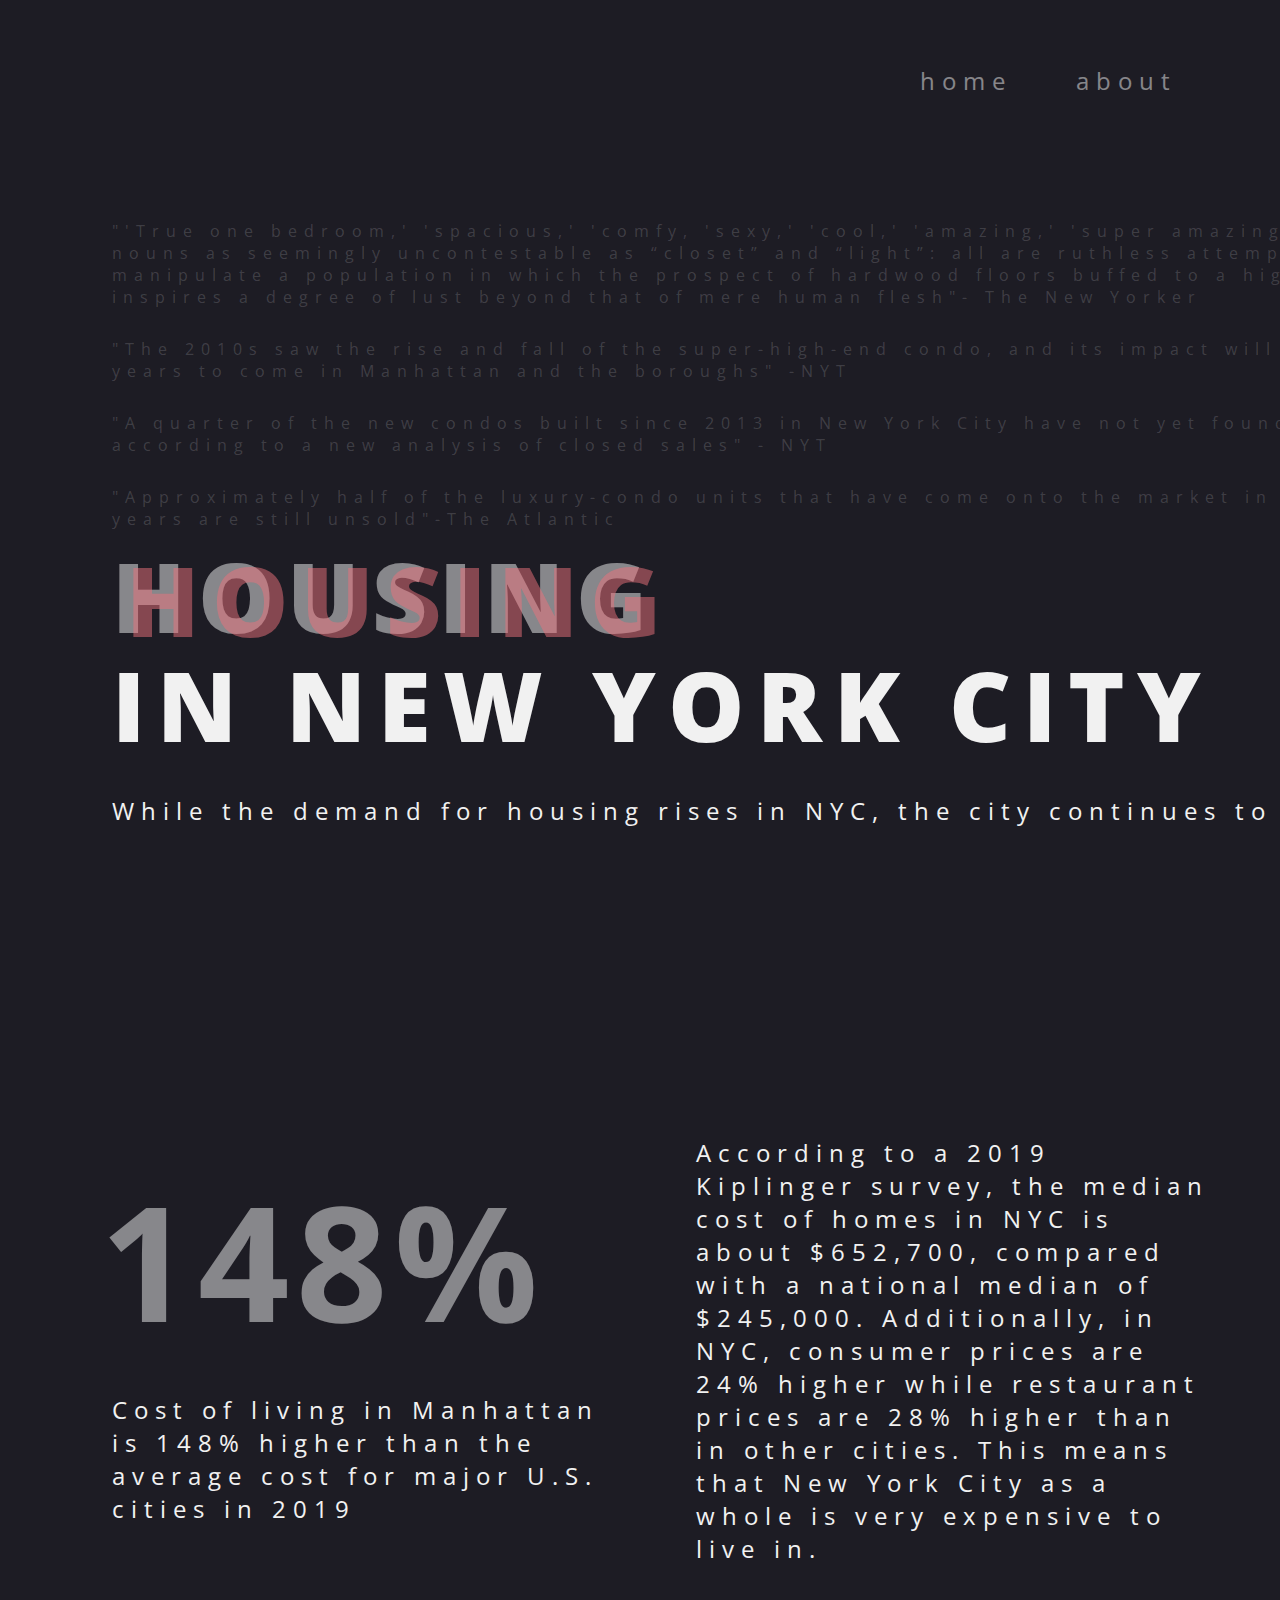
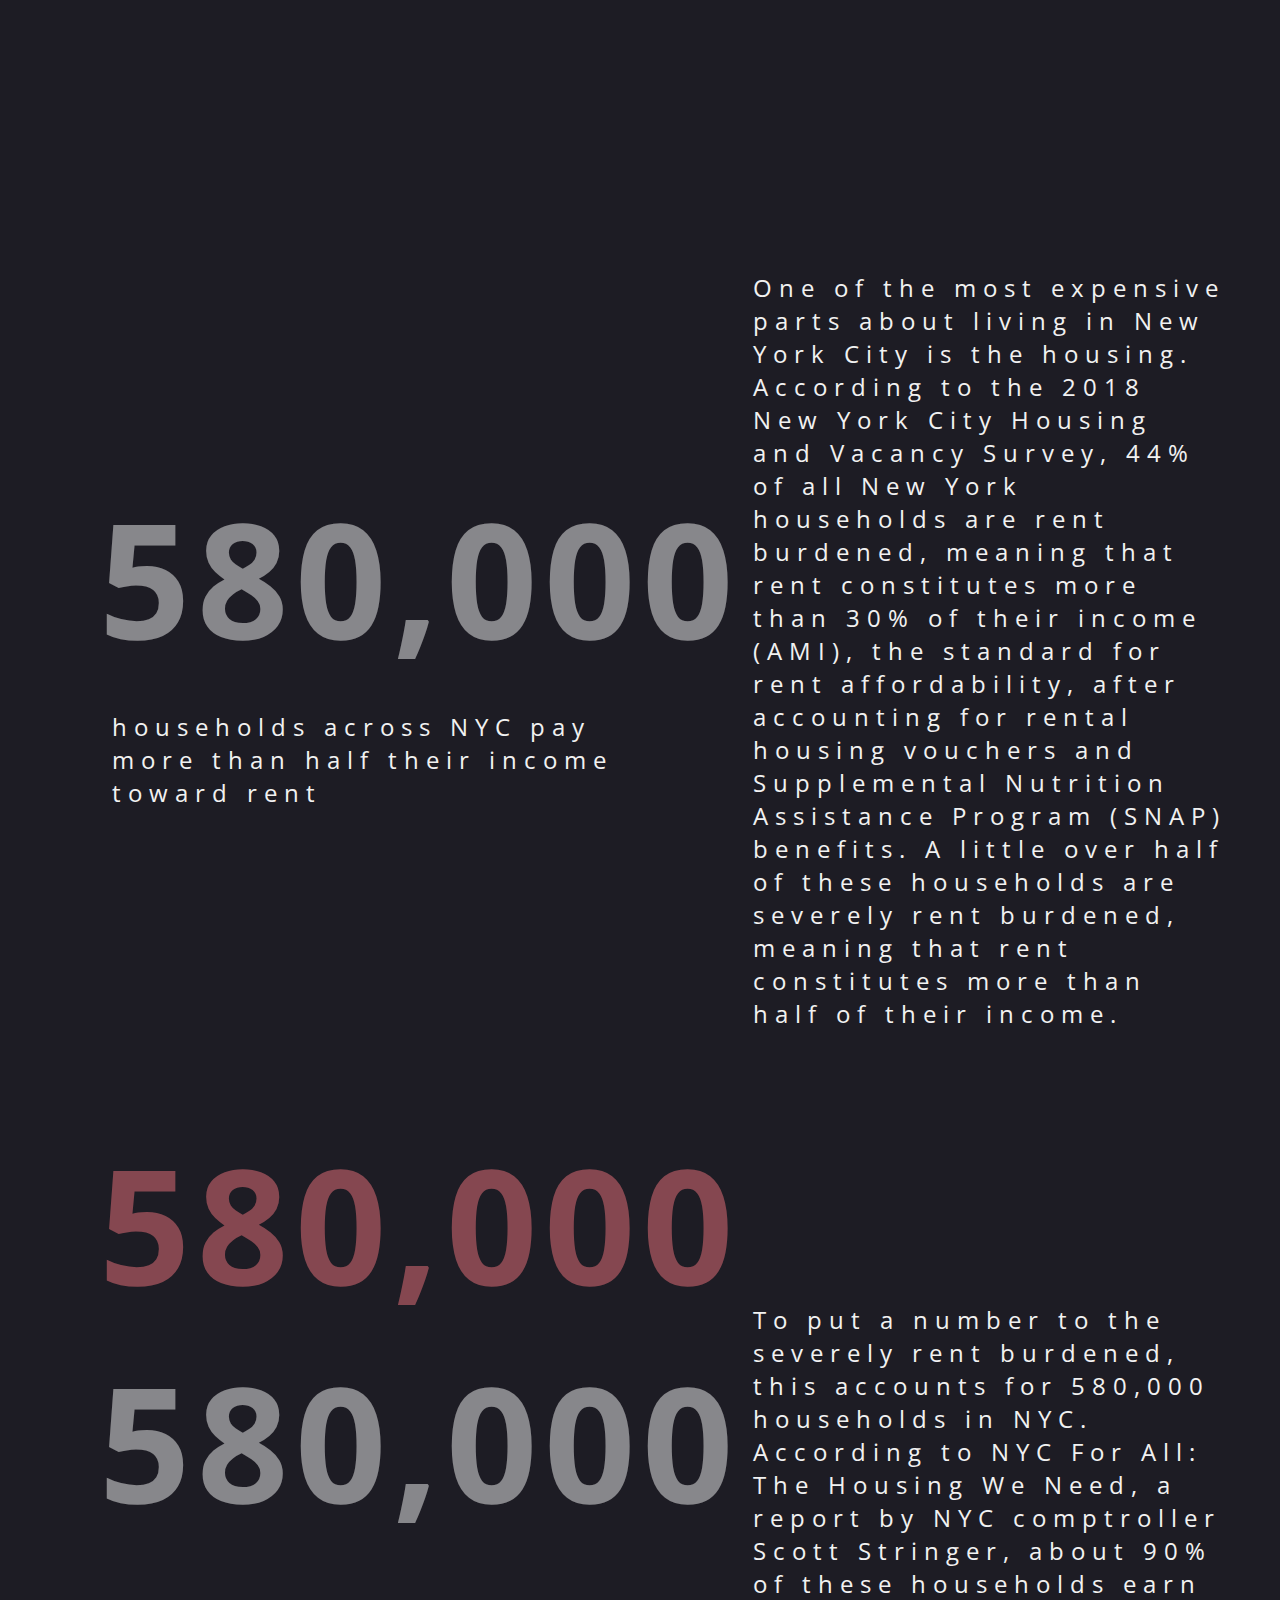
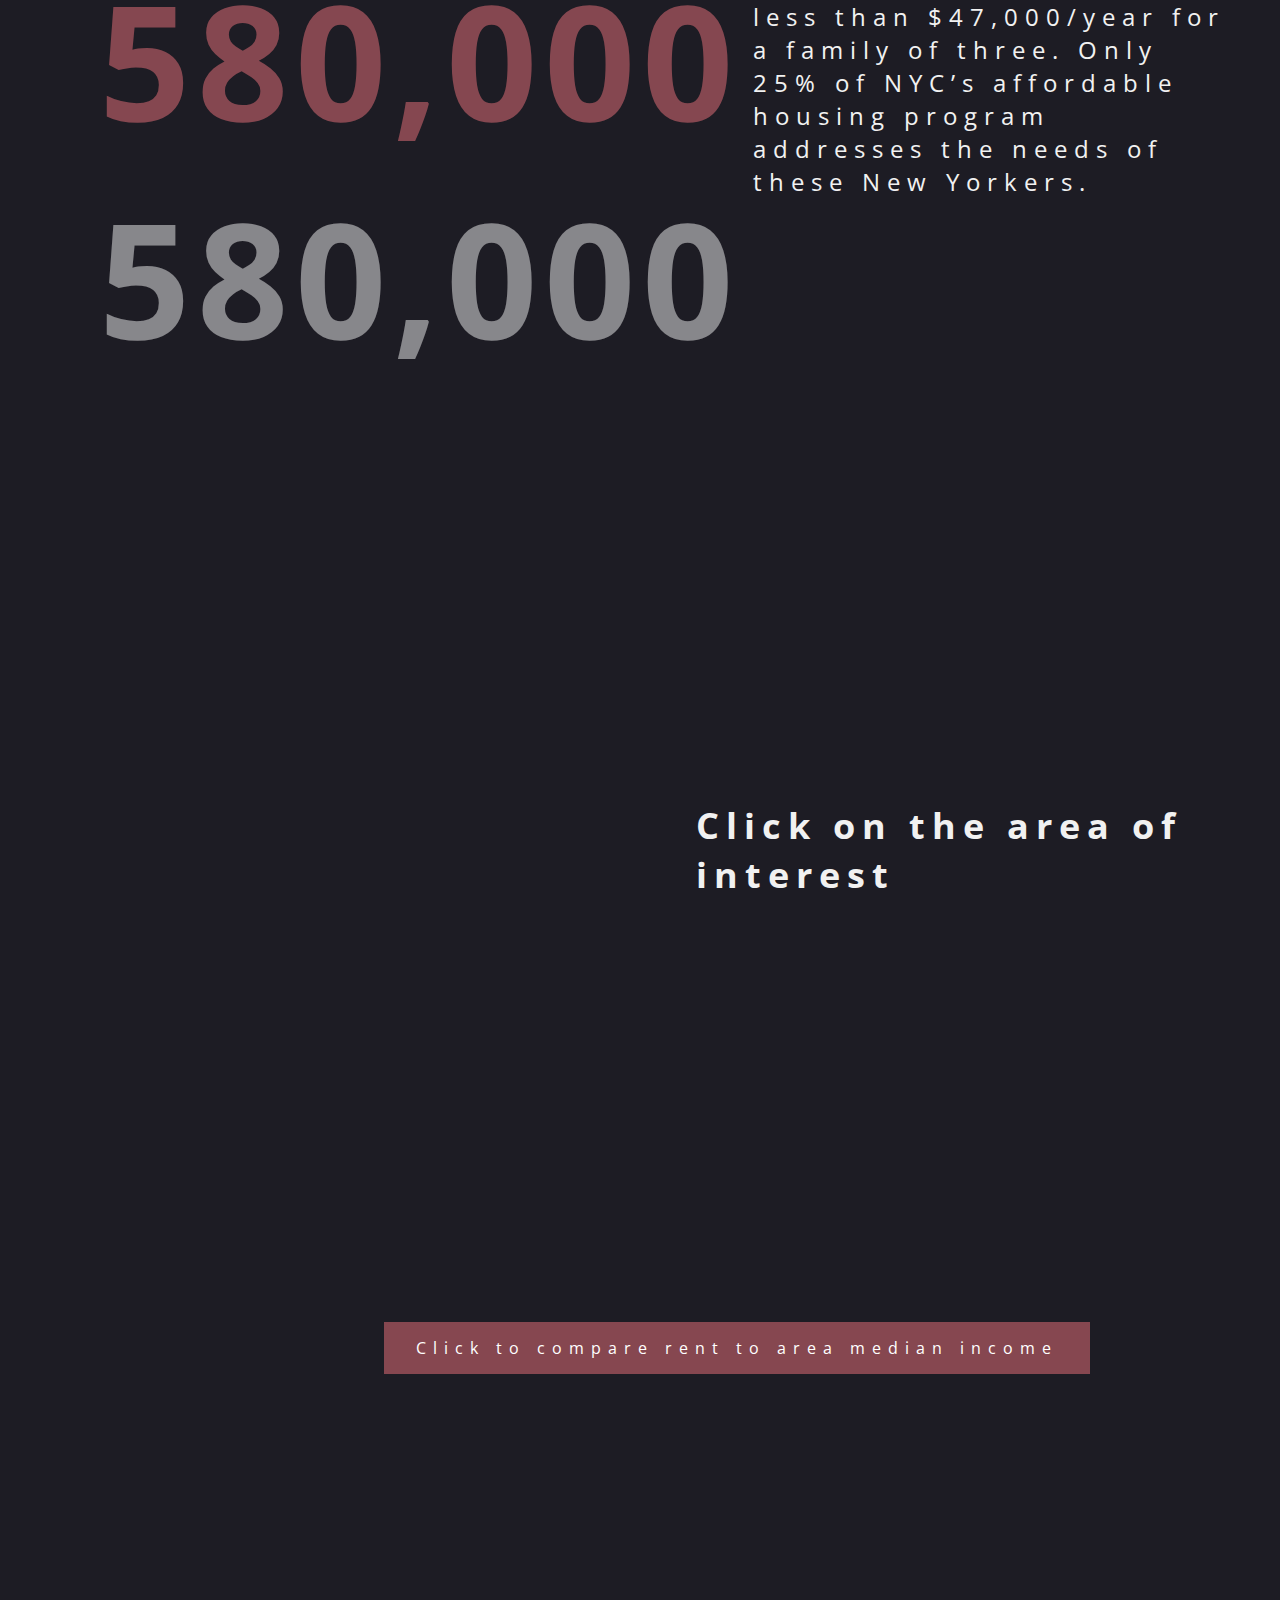
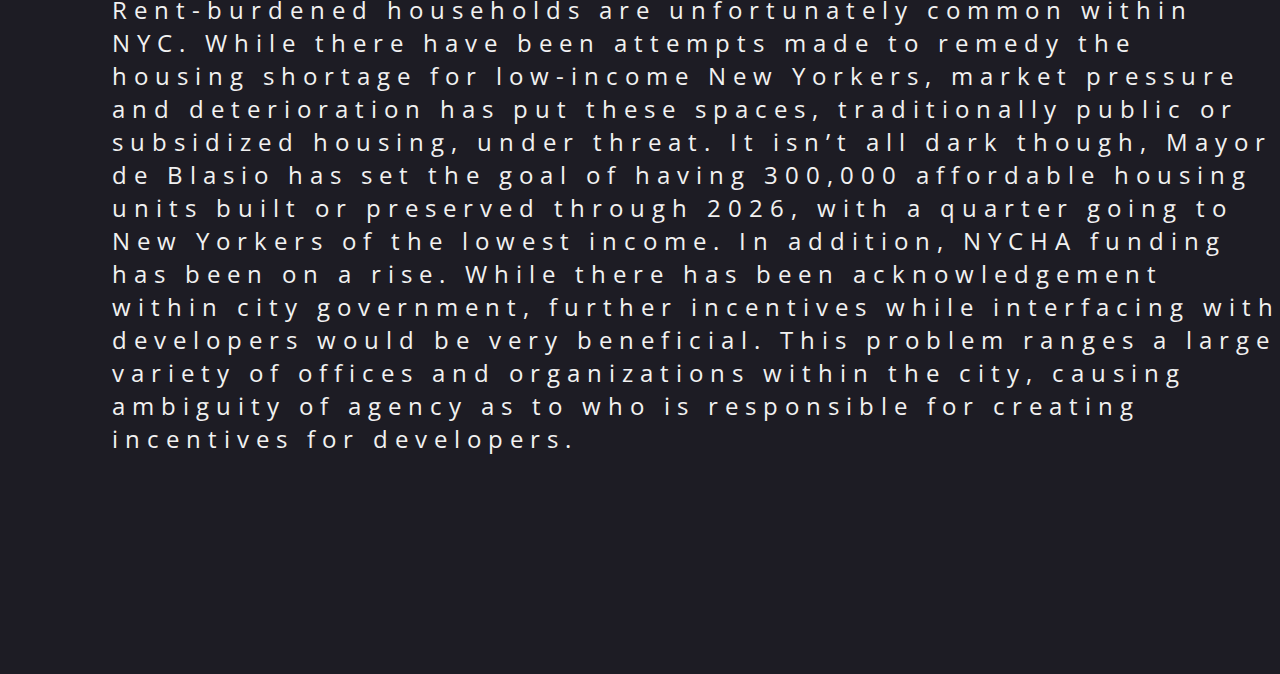
<file: index.html>
<!DOCTYPE html>
<html lang="en">
<head>
    <!-- Required meta tags -->
    <meta charset="utf-8">
    <meta name="viewport" content="initial-scale=1,maximum-scale=1,user-scalable=no" />

    <!-- Google Font -->
    <link href="https://fonts.googleapis.com/css2?family=Open+Sans:wght@400;700;800&display=swap" rel="stylesheet">

    <!-- Custom CSS -->
    <link rel="stylesheet" href="style.css">

    <!--Imports-->
    <script src='https://api.mapbox.com/mapbox.js/v3.3.1/mapbox.js'></script>
    <link href='https://api.mapbox.com/mapbox.js/v3.3.1/mapbox.css' rel='stylesheet' />
    <script src="https://api.mapbox.com/mapbox-gl-js/v1.10.0/mapbox-gl.js"></script>
    <link href="https://api.mapbox.com/mapbox-gl-js/v1.10.0/mapbox-gl.css" rel="stylesheet" />

    <title>Housing</title>
</head>
<body>
    <script src="https://api.mapbox.com/mapbox-gl-js/plugins/mapbox-gl-compare/v0.4.0/mapbox-gl-compare.js"></script>
    <link
    rel="stylesheet"
    href="https://api.mapbox.com/mapbox-gl-js/plugins/mapbox-gl-compare/v0.4.0/mapbox-gl-compare.css"
    type="text/css"
    />
    <section class="front">
        <div class="nav">
            <ul>
                <li><a href="#">home</a></li>
                <li><a href="about.html">about</a></li>
            </ul>
        </div>
        <div class="header">
            <div class="quotes">
                <p>"'True one bedroom,' 'spacious,' 'comfy, 'sexy,' 'cool,' 'amazing,' 'super amazing,' even nouns as seemingly uncontestable as “closet” and “light”: all are ruthless attempts to manipulate a population in which the prospect of hardwood floors buffed to a high gloss inspires a degree of lust beyond that of mere human flesh"- The New Yorker</p>
                <p>"The 2010s saw the rise and fall of the super-high-end condo, and its impact will echo for years to come in Manhattan and the boroughs" -NYT</p>
                <p>"A quarter of the new condos built since 2013 in New York City have not yet found buyers, according to a new analysis of closed sales" - NYT</p>
                <p>"Approximately half of the luxury-condo units that have come onto the market in the past five years are still unsold"-The Atlantic</p>
            </div>
            <div id="housing">
                <h1 id="overlay">Housing</h1>
                <h1>Housing</h1>
            </div>
            <h1>in New York City</h1>
            <p class="line-1 anim typewriter">
                While the demand for housing rises in NYC, the city continues to build luxury condos.
            </p>

        </div>
    </section>
    <section class="container-fluid content">
        <div class="col">
                <h1>148%</h1>
                <p>Cost of living in Manhattan is 148% higher than the average cost for major U.S. cities in 2019</p>

        </div>
        <div class="col">
                <p>According to a 2019 Kiplinger survey, the median cost of homes in NYC is about $652,700, compared with a national median of $245,000. Additionally, in NYC, consumer prices are 24% higher while restaurant prices are 28% higher than in other cities. This means that New York City as a whole is very expensive to live in.</p>
        </div>
    </section>
    <section class="container-fluid content">
        <div class="col">
                <h1>580,000</h1>
                <p>households across NYC pay more than half their income toward rent</p>
        </div>
        <div class="col">
                <p>One of the most expensive parts about living in New York City is the housing. According to the 2018 New York City Housing and Vacancy Survey, 44% of all New York households are rent burdened, meaning that rent constitutes more than 30% of their income (AMI), the standard for rent affordability, after accounting for rental housing vouchers and Supplemental Nutrition Assistance Program (SNAP) benefits. A little over half of these households are severely rent burdened, meaning that rent constitutes more than half of their income.</p>
        </div>
    </section>
    <section class="container-fluid">
        <div class="col">
            <div class="big-num">
                <h1>580,000</h1>
                <h1>580,000</h1>
                <h1>580,000</h1>
                <h1>580,000</h1>
            </div>
        </div>
        <div class="col">
                <p>To put a number to the severely rent burdened, this accounts for 580,000 households in NYC. According to NYC For All: The Housing We Need, a report by NYC comptroller Scott Stringer, about 90% of these households earn less than $47,000/year for a family of three. Only 25% of NYC’s affordable housing program addresses the needs of these New Yorkers.</p>
        </div>
    </section>
    <section class="container-fluid">
        <div class="col">
            <p align="center"><iframe width="100%" height="800" frameborder="0" src="https://nstamler.carto.com/builder/c26572b6-484a-4b87-af72-1a42cdf307e2/embed" allowfullscreen webkitallowfullscreen mozallowfullscreen oallowfullscreen msallowfullscreen></iframe></p>
        </div>
        <div class="col">
            <h2>Click on the area of interest</h2>
        </div>
    </section>

        <br>
        <a href="swipemaps.html" class="button">Click to compare rent to area median income</a>
     <section class="container-fluid">
        <div class="col">
            Rent-burdened households are unfortunately common within NYC. While there have been attempts made to remedy the housing shortage for low-income New Yorkers, market pressure and deterioration has put these spaces, traditionally public or subsidized housing, under threat. It isn’t all dark though, Mayor de Blasio has set the goal of having 300,000 affordable housing units built or preserved through 2026, with a quarter going to New Yorkers of the lowest income. In addition, NYCHA funding has been on a rise.  
            While there has been acknowledgement within city government, further incentives while interfacing with developers would be very beneficial. This problem ranges a large variety of offices and organizations within the city, causing ambiguity of agency as to who is responsible for creating incentives for developers.

        </div>
    </section>
</body>
</html>
</file>
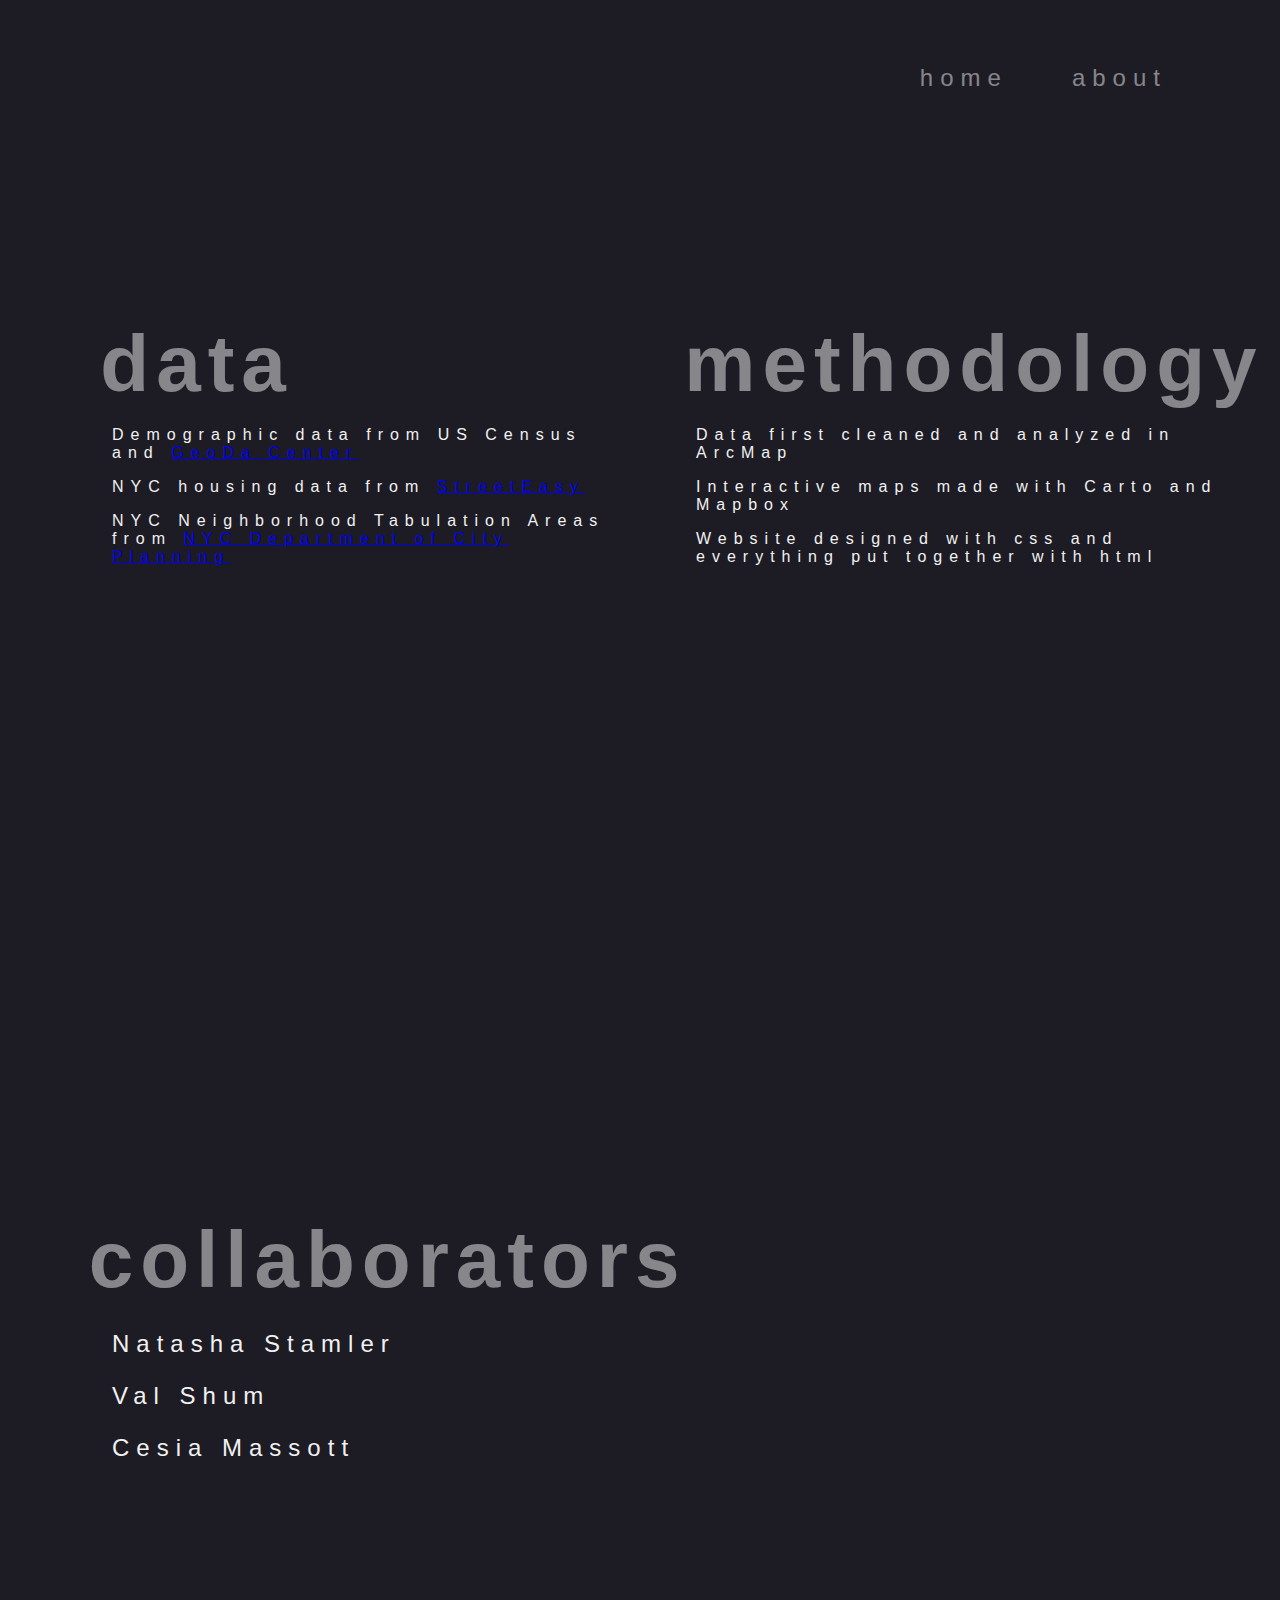
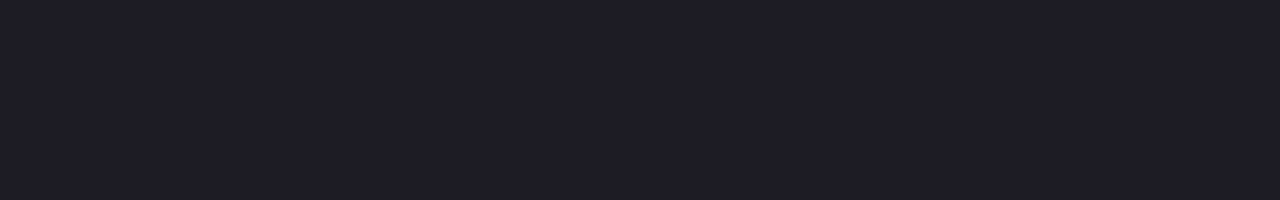
<file: about.html>
<!DOCTYPE html>
<html lang="en">
<head>
    <meta charset="UTF-8">
    <meta name="viewport" content="width=device-width, initial-scale=1.0">
    <title>About</title>
    <link rel="stylesheet" href="style.css">
    <style>
        .col h1{
            font-size: 5rem;
        }
        .about{
            justify-content: center;
            align-items: center;
        }
    </style>
</head>
<body>
    <section class="front about">
        <div class="nav">
            <ul>
                <li><a href="home1.html">home</a></li>
                <li><a href="about.html">about</a></li>
            </ul>
        </div>
        <div class="col">
            <h1>data</h1>
            <p>
                Demographic data from US Census and <a href= "https://geodacenter.github.io/data-and-lab//NYC-Nhood-ACS-2008-12/">GeoDa Center</a>
            </p>
            <p>
                NYC housing data from <a href="https://streeteasy.com/blog/data-dashboard/?agg=Median&metric=Asking%20Rent&type=Rentals&bedrooms=One%20Bedroom&property=Any%20Property%20Type&minDate=2010-01&maxDate=2020-02&area=Flatiron,Brooklyn%20Heights">StreetEasy</a>
            </p>
            <p>
                NYC Neighborhood Tabulation Areas from <a href="https://data.cityofnewyork.us/City-Government/Neighborhood-Tabulation-Areas-NTA-/cpf4-rkhq"> NYC Department of City Planning</a>
            </p>
                
        </div>
        <div class="col">
            <h1 id="meth">methodology</h1>
            <p>
                Data first cleaned and analyzed in ArcMap
            </p>
            <p>
                Interactive maps made with Carto and Mapbox
            </p>
            <p>
                Website designed with css and everything put together with html
            </p>
            
        </div>
    </section>
    <section class="container-fluid">
        <div class="col">
            <h1>collaborators</h1>
            <p>Natasha Stamler</p>
            <p>Val Shum</p>
            <p>Cesia Massott</p>
        </div>
    </section>
</body>
</html>
</file>
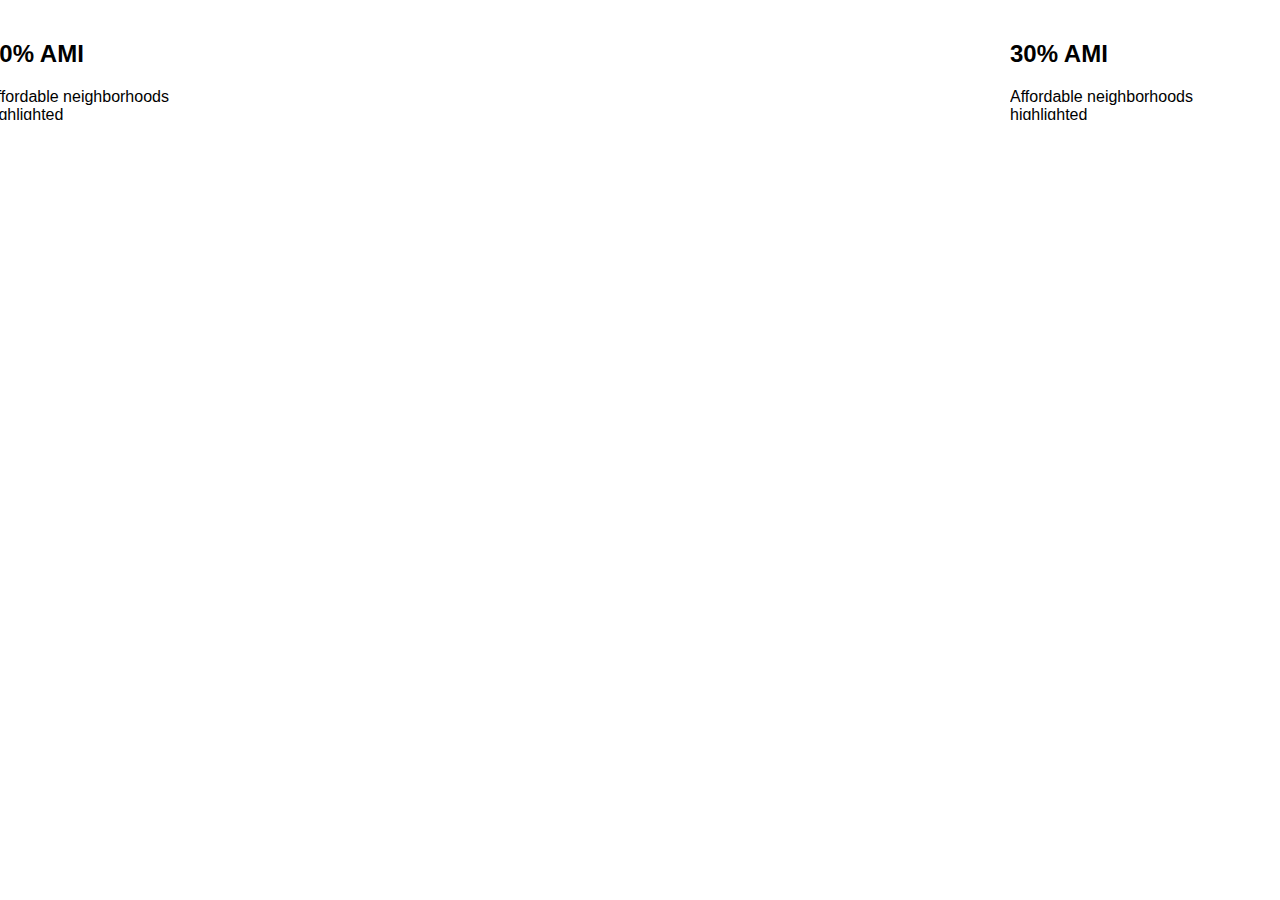
<file: swipemaps.html>
<!DOCTYPE html>
<html>
<head>
<meta charset="utf-8" />
<title>Swipe between maps</title>
<meta name="viewport" content="initial-scale=1,maximum-scale=1,user-scalable=no" />
<script src="https://api.mapbox.com/mapbox-gl-js/v1.10.0/mapbox-gl.js"></script>
<link href="https://api.mapbox.com/mapbox-gl-js/v1.10.0/mapbox-gl.css" rel="stylesheet" />
<style>
	body { margin: 0; padding: 0; }
	#map { position: absolute; top: 0; bottom: 0; width: 100%; }

	/**
* Set rules for how the map overlays
* (information box and legend) will be displayed
* on the page. */
.map-overlay {
  position: absolute;
  bottom: 0;
  right: 0;
  background: rgba(255, 255, 255, 0.8);
  margin-right: 20px;
  font-family: Arial, sans-serif;
  overflow: auto;
  border-radius: 0px;
}

.map-overlay1 {
  position: absolute;
  bottom: 0;
  right: 80%;
  background: rgba(255, 255, 255, 0.8);
  margin-right: 20px;
  font-family: Arial, sans-serif;
  overflow: auto;
  border-radius: 0px;
}

#features {
  top: 0;
  height: 100px;
  margin-top: 20px;
  width: 250px;
}

#legend {
  padding: 10px;
  box-shadow: 0 1px 2px rgba(0, 0, 0, 0.1);
  line-height: 18px;

</style>
</head>
<body>
<style>
body {
overflow: hidden;
}

body * {
-webkit-touch-callout: none;
-webkit-user-select: none;
-moz-user-select: none;
-ms-user-select: none;
user-select: none;
}

.map {
position: absolute;
top: 0;
bottom: 0;
width: 100%;
}

.legend {
background-color: #fff;
border-radius: 3px;
bottom: 30px;
box-shadow: 0 1px 2px rgba(0, 0, 0, 0.1);
font: 12px/20px 'Helvetica Neue', Arial, Helvetica, sans-serif;
padding: 10px;
position: absolute;
right: 10px;
z-index: 1;
}

</style>
<script src="https://api.mapbox.com/mapbox-gl-js/plugins/mapbox-gl-compare/v0.4.0/mapbox-gl-compare.js"></script>
<link
rel="stylesheet"
href="https://api.mapbox.com/mapbox-gl-js/plugins/mapbox-gl-compare/v0.4.0/mapbox-gl-compare.css"
type="text/css"
/>
<div id="comparison-container">
<div id="before" class="map"></div>
<div id="after" class="map"></div>
</div>

<script>
	mapboxgl.accessToken = 'pk.eyJ1Ijoic3RhbWxlcm4iLCJhIjoiY2l3MnkwZ2tnMDEwejJ6anZtM240c2d3byJ9.ZTqhEH-1r0WelPq2n0rshQ';
var beforeMap = new mapboxgl.Map({
container: 'before',
style: 'mapbox://styles/stamlern/ck9yhhdij0evi1io8twnibdak',
center: [-74,40.72],
zoom: 9.5
});

var afterMap = new mapboxgl.Map({
container: 'after',
style: 'mapbox://styles/stamlern/ck9ysl6530rm51ip8wj5a43xp',
center: [-74,40.72],
zoom: 9.5
});

// A selector or reference to HTML element
var container = '#comparison-container';

var map = new mapboxgl.Compare(beforeMap, afterMap, container, {
// Set this to enable comparing two maps by mouse movement:
// mousemove: true
});
</script>

<div id='map'></div>
<div class='map-overlay' id='features'><h2>30% AMI</h2><div id='pd'><p>Affordable neighborhoods highlighted</p></div></div>
<div class='map-overlay1' id='features'><h2>50% AMI</h2><div id='pd'><p>Affordable neighborhoods highlighted</p></div></div>

</body>
</html>
</file>
<file: style.css>
body{
    padding:0;
    margin:0;
    width: 100%;
    height:100vh;
    font-family: 'Open Sans', sans-serif;
    background-color: #1d1c24;
    letter-spacing: 7px;
    color: #f1f1f1;

}
body *{
    -webkit-touch-callout: none;
    -webkit-user-select: none;
    -moz-user-select: none;
    -ms-user-select: none;
    user-select: none;
}

section{
    height:100%;
    margin: 0 0 0 7rem;
}
.front{
    height: 100%;
    position: relative;
    display: flex;
}
.nav{
    position: absolute;
    padding-top:3em;
    width: 30%;
    right: 7%;
    z-index: 100;
    top: 0;
  }
.nav ul{
    list-style-type: none;
    display: flex;
    justify-content: space-around;

}
.nav ul li a{
    text-decoration: none;
    color: rgba(241, 241, 241,.5);
    font-size: 1.5rem;
    margin: 2rem;
}
.nav ul li a:hover{
    color:rgba(237, 113, 124,.5);
}
.header{
    position: absolute;
    transform: translate(0,20%);
    font-size: 1.5rem;
}
.header h1{
    font-size: 4em;
    margin: .1em 0;
    text-transform: uppercase;
    font-weight: 800;
    letter-spacing: 12px;
}
.quotes{
    font-size: 1rem;
    color: rgba(241, 241, 241,.17);
    width: 87%;
    transform: translate(0,20%);
}
.quotes p{
    margin-bottom: 30px;
}
#housing{
    position:relative;
    transform: translate(0,25%);
}
#housing h1:nth-of-type(2){
    color: rgba(241, 241, 241,.5);
}

#overlay{
    position: absolute;
    transform: translate(2.5%,-5%);
    color: rgba(237, 113, 124,.5);
}
.line-1{
    white-space: nowrap;
    overflow: hidden;
    border-right: 25px solid #e3818a;
    animation: typewriting-animation 15s steps(120) 1s 1 normal both,
               blinking-cursor 1s steps(75) infinite normal;
}
@keyframes typewriting-animation{
    0%{
        width: 0;

    }
    20%,35%{
        width: 32em;
    }
    55%,65%,100%{
        width: 65em;
    }
}
@keyframes blinking-cursor{
    from{
        border-right-color: #e3818a;
    }
    to{
        border-right-color: transparent;
    }
}
.container-fluid{
    display: flex;
    align-items: center;
    font-size: 1.5rem;
    position: relative;
}
.col{
    flex: 50%;
}
.col p{
    width: 90%;
}
.col h1{
    font-size: 10rem;
    margin: 0;
    color: rgba(241, 241, 241,.5);
    transform: translate(-2%,0);
}
.big-num h1:nth-child(2n+1){
    color: rgba(237, 113, 124,.5);
}

.map {
    position: absolute;
    top: 0;
    bottom: 0;
    width: 100%;
}
.button {
  background-color: #864750; /* Pink */
  border: none;
  color: white;
  padding: 15px 32px;
  text-align: center;
  text-decoration: none;
  display: inline-block;
  font-size: 16px;
  position:relative;
top:0;
left:30%;
}
</file>
